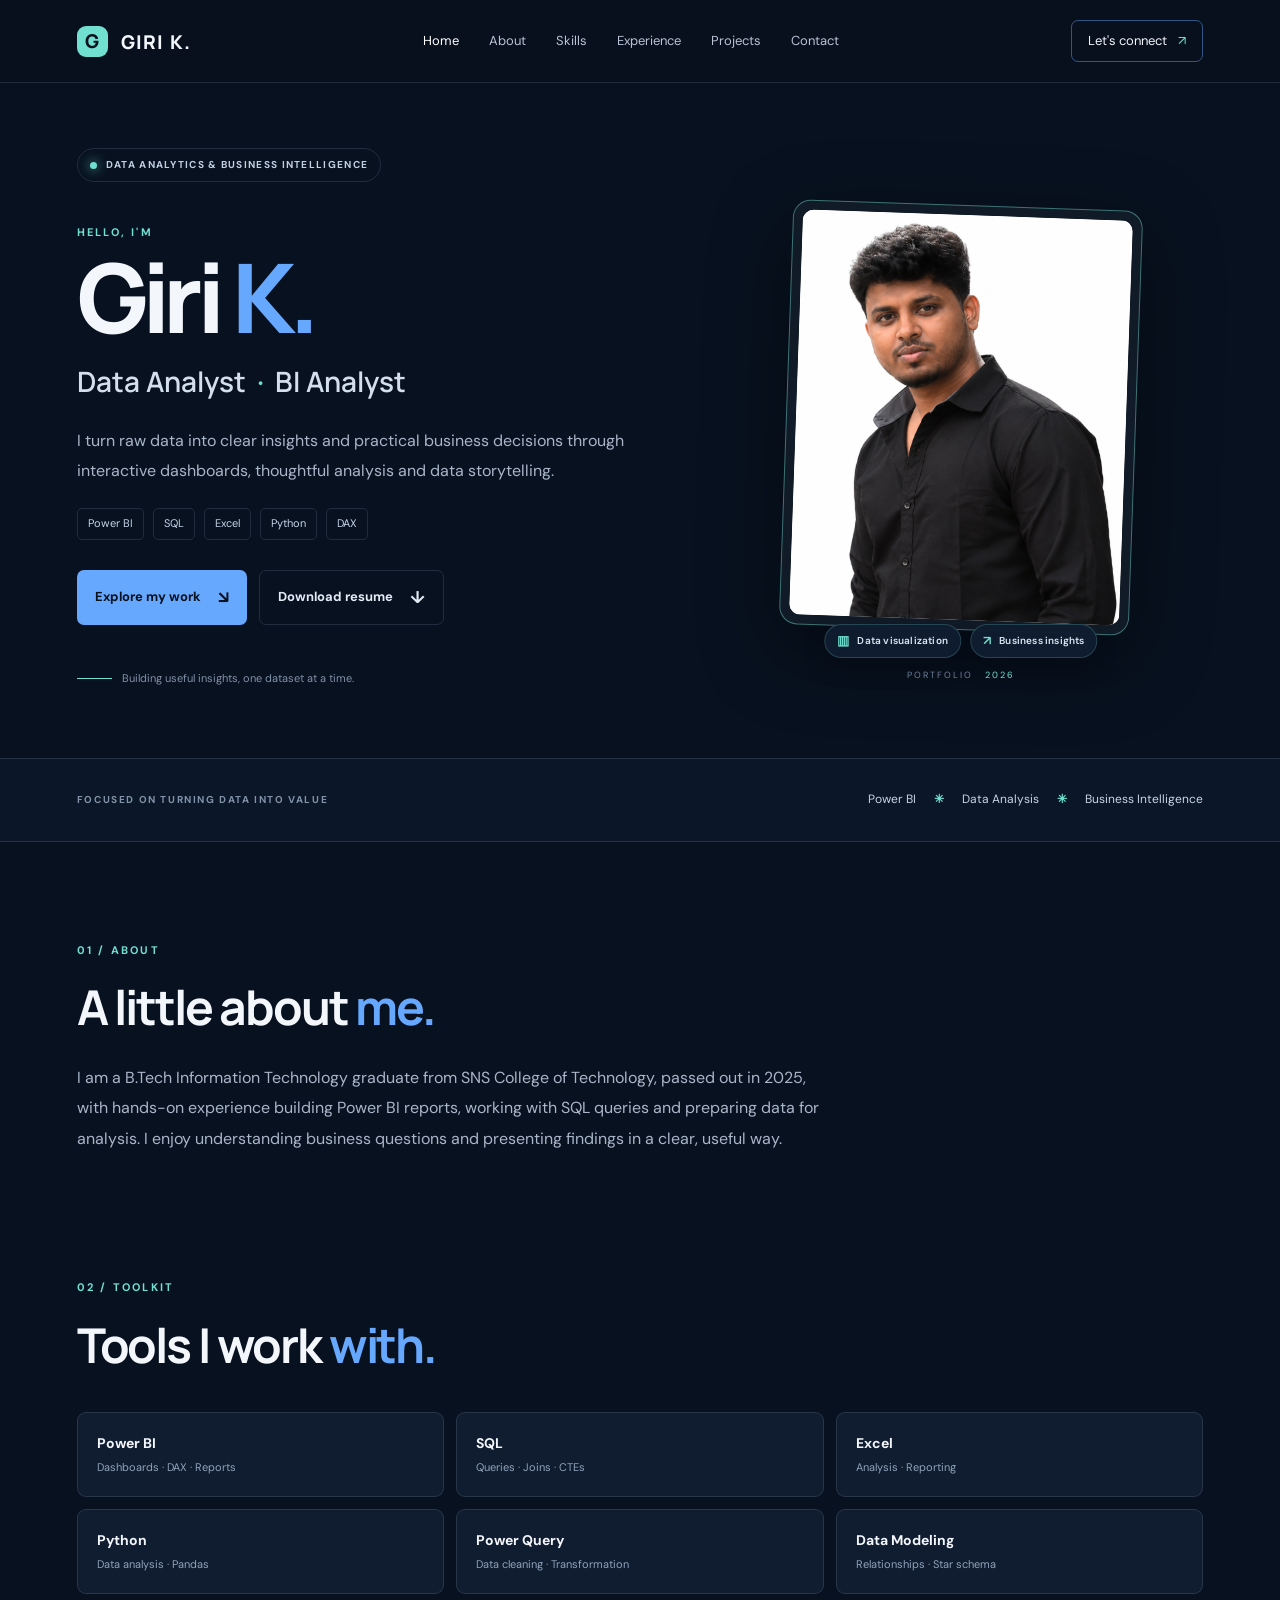
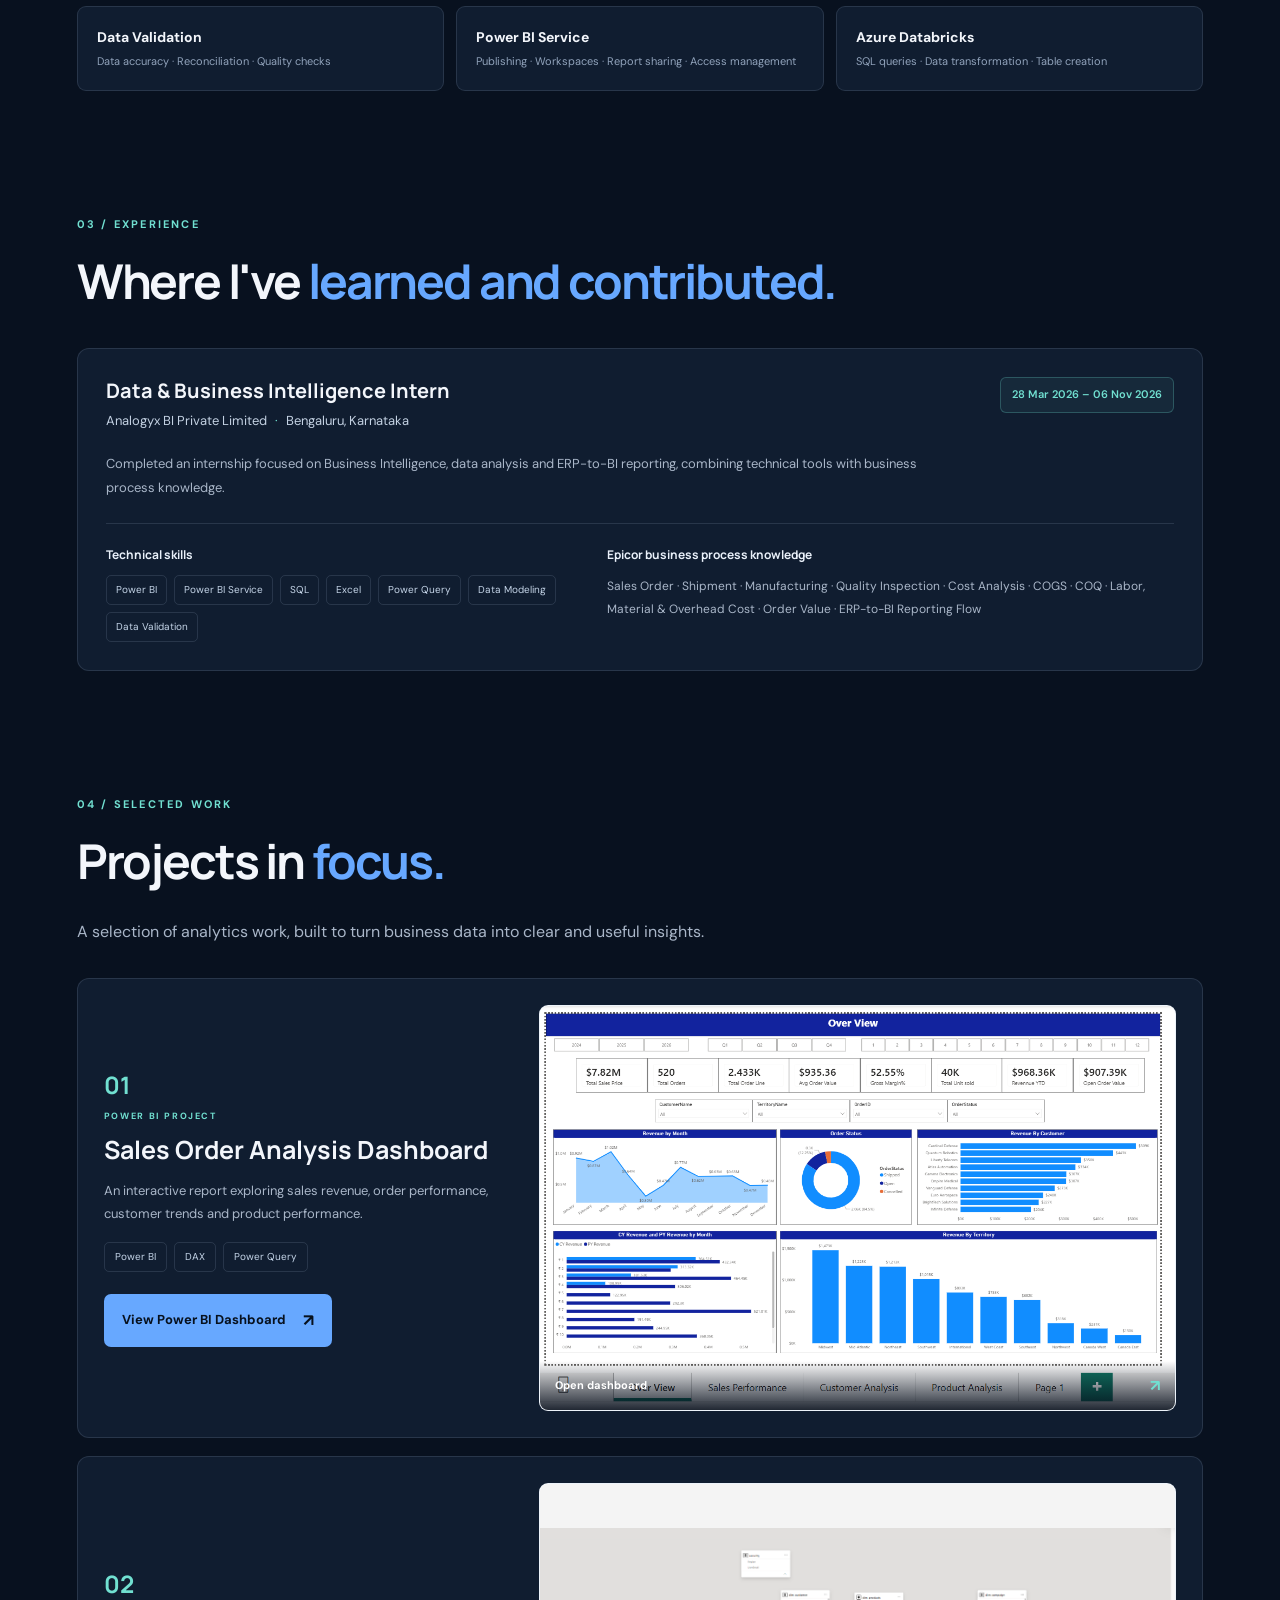
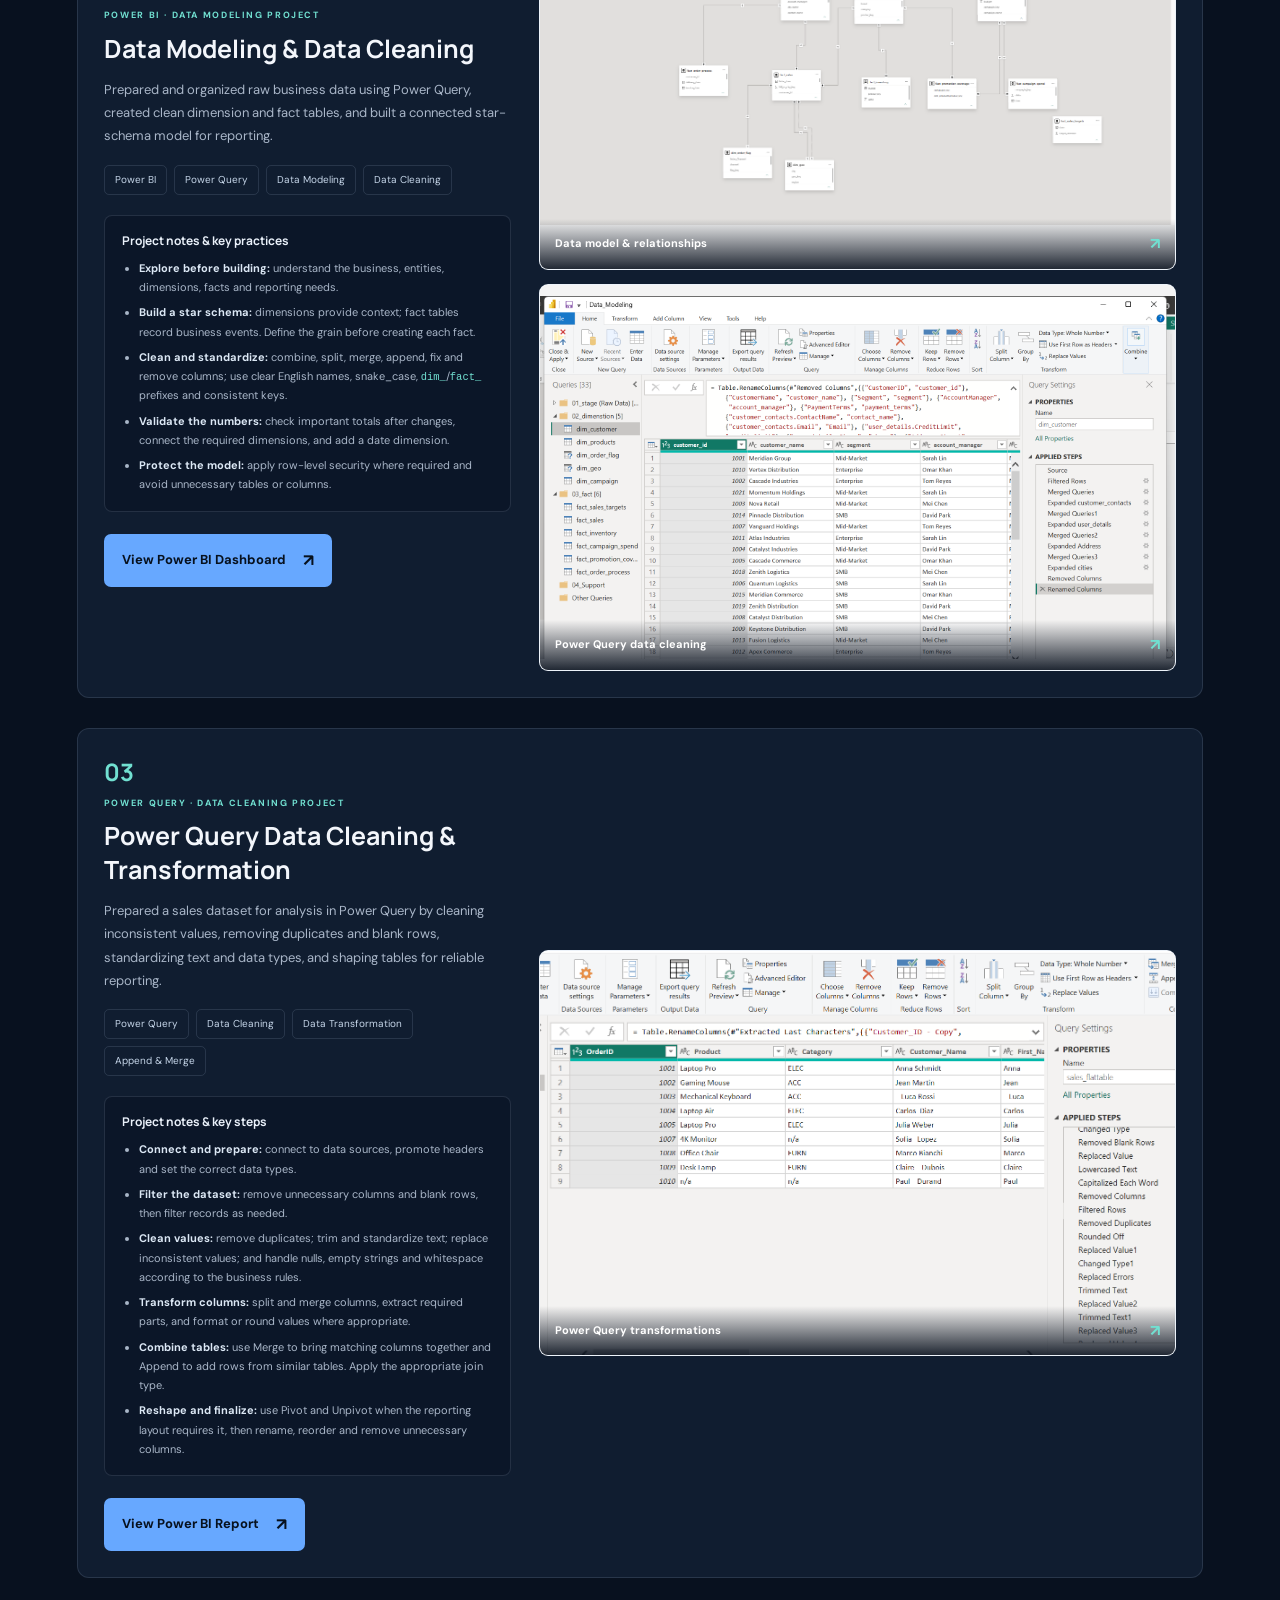
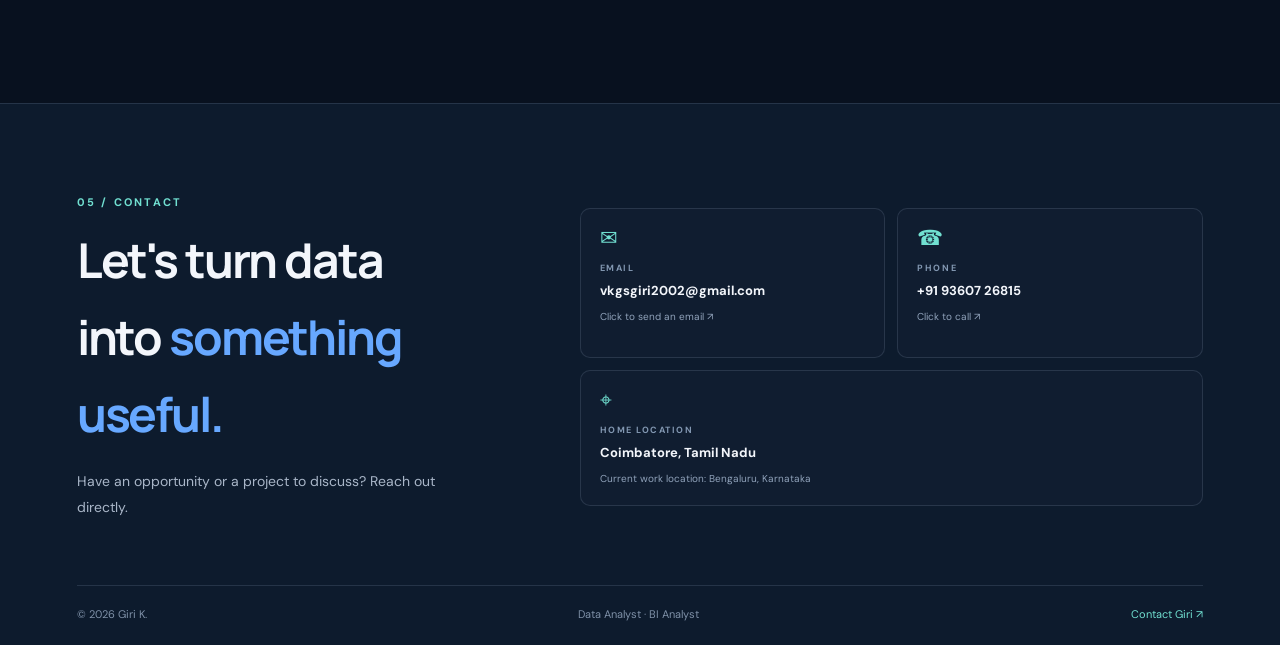
<file: index.html>
<!DOCTYPE html>
<html lang="en">
<head>
  <meta charset="UTF-8">
  <meta name="viewport" content="width=device-width, initial-scale=1.0">
  <meta name="description" content="Giri K. — Data Analyst and BI Analyst portfolio featuring Power BI, SQL, Excel and data analytics projects.">
  <title>Giri K. | Data Analyst & BI Analyst</title>
  <link rel="preconnect" href="https://fonts.googleapis.com">
  <link rel="preconnect" href="https://fonts.gstatic.com" crossorigin>
  <link href="https://fonts.googleapis.com/css2?family=DM+Sans:wght@400;500;600;700&family=Manrope:wght@400;500;600;700;800&display=swap" rel="stylesheet">
  <link rel="stylesheet" href="style.css">
</head>
<body>
  <header class="site-header">
    <nav class="nav container" aria-label="Main navigation">
      <a class="brand" href="#home" aria-label="Giri K home"><span>G</span> GIRI K.</a>
      <div class="nav-links">
        <a class="active" href="#home">Home</a>
        <a href="#about">About</a>
        <a href="#skills">Skills</a>
        <a href="#experience">Experience</a>
        <a href="#projects">Projects</a>
        <a href="#contact">Contact</a>
      </div>
      <a class="nav-cta" href="#contact">Let's connect <span>↗</span></a>
    </nav>
  </header>

  <main>
    <section class="hero container" id="home">
      <div class="hero-copy">
        <div class="availability"><span class="status-dot"></span> DATA ANALYTICS & BUSINESS INTELLIGENCE</div>
        <p class="eyebrow">HELLO, I'M</p>
        <h1>Giri <span>K.</span></h1>
        <h2>Data Analyst <i>·</i> BI Analyst</h2>
        <p class="hero-description">
          I turn raw data into clear insights and practical business decisions
          through interactive dashboards, thoughtful analysis and data storytelling.
        </p>
        <div class="hero-tags" aria-label="Core skills">
          <span>Power BI</span><span>SQL</span><span>Excel</span><span>Python</span><span>DAX</span>
        </div>
        <div class="hero-actions">
          <a class="button button-primary" href="#projects">Explore my work <span>↘</span></a>
          <a class="button button-secondary" href="resume/Giri_K_Data_Analyst_Resume.pdf" download>Download resume <span>↓</span></a>
        </div>
        <div class="hero-footnote">
          <span class="footnote-line"></span>
          <span>Building useful insights, one dataset at a time.</span>
        </div>
      </div>

      <div class="hero-visual">
        <div class="visual-glow"></div>
        <div class="photo-frame">
          <img src="images/giri.png" alt="Portrait of Giri K.">
        </div>
        <div class="visual-highlights" aria-label="Portfolio focus areas">
          <span class="highlight-chip"><span class="highlight-mark">▥</span> Data visualization</span>
          <span class="highlight-chip"><span class="highlight-mark">↗</span> Business insights</span>
        </div>
        <div class="visual-caption">PORTFOLIO <span>2026</span></div>
      </div>
    </section>

    <section class="intro-strip">
      <div class="container strip-inner">
        <p>FOCUSED ON TURNING DATA INTO VALUE</p>
        <div><span>Power BI</span><b>✳</b><span>Data Analysis</span><b>✳</b><span>Business Intelligence</span></div>
      </div>
    </section>

    <section class="content-section container" id="about">
      <p class="section-kicker">01 / ABOUT</p>
      <h2>A little about <span>me.</span></h2>
      <p class="section-lead">I am a B.Tech Information Technology graduate from SNS College of Technology, passed out in 2025, with hands-on experience building Power BI reports, working with SQL queries and preparing data for analysis. I enjoy understanding business questions and presenting findings in a clear, useful way.</p>
    </section>

    <section class="content-section container" id="skills">
      <p class="section-kicker">02 / TOOLKIT</p>
      <h2>Tools I work <span>with.</span></h2>
      <div class="skill-grid">
        <div class="skill-item"><strong>Power BI</strong><small>Dashboards · DAX · Reports</small></div>
        <div class="skill-item"><strong>SQL</strong><small>Queries · Joins · CTEs</small></div>
        <div class="skill-item"><strong>Excel</strong><small>Analysis · Reporting</small></div>
        <div class="skill-item"><strong>Python</strong><small>Data analysis · Pandas</small></div>
        <div class="skill-item"><strong>Power Query</strong><small>Data cleaning · Transformation</small></div>
        <div class="skill-item"><strong>Data Modeling</strong><small>Relationships · Star schema</small></div>
        <div class="skill-item"><strong>Data Validation</strong><small>Data accuracy · Reconciliation · Quality checks</small></div>
        <div class="skill-item"><strong>Power BI Service</strong><small>Publishing · Workspaces · Report sharing · Access management</small></div>
        <div class="skill-item"><strong>Azure Databricks</strong><small>SQL queries · Data transformation · Table creation</small></div>
      </div>
    </section>

    <section class="content-section container" id="experience">
      <p class="section-kicker">03 / EXPERIENCE</p>
      <h2>Where I've <span>learned and contributed.</span></h2>
      <article class="experience-card">
        <div class="experience-topline">
          <div>
            <h3>Data &amp; Business Intelligence Intern</h3>
            <p class="experience-company">Analogyx BI Private Limited <span>·</span> Bengaluru, Karnataka</p>
          </div>
          <span class="experience-period">28 Mar 2026 – 06 Nov 2026</span>
        </div>
        <p class="experience-summary">Completed an internship focused on Business Intelligence, data analysis and ERP-to-BI reporting, combining technical tools with business process knowledge.</p>
        <div class="experience-columns">
          <div>
            <h4>Technical skills</h4>
            <div class="experience-tags">
              <span>Power BI</span><span>Power BI Service</span><span>SQL</span><span>Excel</span><span>Power Query</span><span>Data Modeling</span><span>Data Validation</span>
            </div>
          </div>
          <div>
            <h4>Epicor business process knowledge</h4>
            <p class="experience-processes">Sales Order · Shipment · Manufacturing · Quality Inspection · Cost Analysis · COGS · COQ · Labor, Material &amp; Overhead Cost · Order Value · ERP-to-BI Reporting Flow</p>
          </div>
        </div>
      </article>
    </section>

    <section class="content-section container" id="projects">
      <p class="section-kicker">04 / SELECTED WORK</p>
      <h2>Projects in <span>focus.</span></h2>
      <p class="section-lead">A selection of analytics work, built to turn business data into clear and useful insights.</p>
      <article class="project-feature">
        <div class="project-feature-copy">
          <div class="project-number">01</div>
          <p class="project-type">POWER BI PROJECT</p>
          <h3>Sales Order Analysis Dashboard</h3>
          <p class="project-description">An interactive report exploring sales revenue, order performance, customer trends and product performance.</p>
          <div class="project-tools">
            <span>Power BI</span><span>DAX</span><span>Power Query</span>
          </div>
          <a class="button button-primary project-view-link" href="https://app.powerbi.com/links/7Fq2mDviRM?ctid=79bf2592-3f02-441c-97cf-c85861d8311c&pbi_source=linkShare&bookmarkGuid=4b31fffd-d233-483e-bc45-2722d0c9060a" target="_blank" rel="noopener noreferrer">
            View Power BI Dashboard <span>↗</span>
          </a>
        </div>
        <a class="project-preview" href="https://app.powerbi.com/links/7Fq2mDviRM?ctid=79bf2592-3f02-441c-97cf-c85861d8311c&pbi_source=linkShare&bookmarkGuid=4b31fffd-d233-483e-bc45-2722d0c9060a" target="_blank" rel="noopener noreferrer" aria-label="Open Sales Order Analysis Power BI dashboard">
          <img src="images/sales-order-dashboard.png" alt="Preview of the Sales Order Analysis Power BI dashboard">
          <span class="preview-overlay">Open dashboard <span>↗</span></span>
        </a>
      </article>

      <article class="project-feature project-feature-second">
        <div class="project-feature-copy">
          <div class="project-number">02</div>
          <p class="project-type">POWER BI · DATA MODELING PROJECT</p>
          <h3>Data Modeling &amp; Data Cleaning</h3>
          <p class="project-description">Prepared and organized raw business data using Power Query, created clean dimension and fact tables, and built a connected star-schema model for reporting.</p>
          <div class="project-tools">
            <span>Power BI</span><span>Power Query</span><span>Data Modeling</span><span>Data Cleaning</span>
          </div>
          <div class="project-notes">
            <h4>Project notes &amp; key practices</h4>
            <ul>
              <li><strong>Explore before building:</strong> understand the business, entities, dimensions, facts and reporting needs.</li>
              <li><strong>Build a star schema:</strong> dimensions provide context; fact tables record business events. Define the grain before creating each fact.</li>
              <li><strong>Clean and standardize:</strong> combine, split, merge, append, fix and remove columns; use clear English names, snake_case, <code>dim_</code>/<code>fact_</code> prefixes and consistent keys.</li>
              <li><strong>Validate the numbers:</strong> check important totals after changes, connect the required dimensions, and add a date dimension.</li>
              <li><strong>Protect the model:</strong> apply row-level security where required and avoid unnecessary tables or columns.</li>
            </ul>
          </div>
          <a class="button button-primary project-view-link" href="https://app.powerbi.com/links/5JY7LVm7-6?ctid=79bf2592-3f02-441c-97cf-c85861d8311c&pbi_source=linkShare" target="_blank" rel="noopener noreferrer">
            View Power BI Dashboard <span>↗</span>
          </a>
        </div>
        <div class="project-image-gallery" aria-label="Data modeling and data cleaning project screenshots">
          <a class="project-preview" href="https://app.powerbi.com/links/5JY7LVm7-6?ctid=79bf2592-3f02-441c-97cf-c85861d8311c&pbi_source=linkShare" target="_blank" rel="noopener noreferrer" aria-label="Open the Power BI report from the data model screenshot">
            <img src="images/data-model-relationships.png" alt="Power BI model view showing fact and dimension table relationships">
            <span class="preview-overlay">Data model &amp; relationships <span>↗</span></span>
          </a>
          <a class="project-preview" href="https://app.powerbi.com/links/5JY7LVm7-6?ctid=79bf2592-3f02-441c-97cf-c85861d8311c&pbi_source=linkShare" target="_blank" rel="noopener noreferrer" aria-label="Open the Power BI report from the Power Query screenshot">
            <img src="images/data-cleaning-power-query.png" alt="Power Query Editor showing data cleaning and column transformation steps">
            <span class="preview-overlay">Power Query data cleaning <span>↗</span></span>
          </a>
        </div>
      </article>

      <article class="project-feature project-feature-third">
        <div class="project-feature-copy">
          <div class="project-number">03</div>
          <p class="project-type">POWER QUERY · DATA CLEANING PROJECT</p>
          <h3>Power Query Data Cleaning &amp; Transformation</h3>
          <p class="project-description">Prepared a sales dataset for analysis in Power Query by cleaning inconsistent values, removing duplicates and blank rows, standardizing text and data types, and shaping tables for reliable reporting.</p>
          <div class="project-tools">
            <span>Power Query</span><span>Data Cleaning</span><span>Data Transformation</span><span>Append &amp; Merge</span>
          </div>
          <div class="project-notes">
            <h4>Project notes &amp; key steps</h4>
            <ul>
              <li><strong>Connect and prepare:</strong> connect to data sources, promote headers and set the correct data types.</li>
              <li><strong>Filter the dataset:</strong> remove unnecessary columns and blank rows, then filter records as needed.</li>
              <li><strong>Clean values:</strong> remove duplicates; trim and standardize text; replace inconsistent values; and handle nulls, empty strings and whitespace according to the business rules.</li>
              <li><strong>Transform columns:</strong> split and merge columns, extract required parts, and format or round values where appropriate.</li>
              <li><strong>Combine tables:</strong> use Merge to bring matching columns together and Append to add rows from similar tables. Apply the appropriate join type.</li>
              <li><strong>Reshape and finalize:</strong> use Pivot and Unpivot when the reporting layout requires it, then rename, reorder and remove unnecessary columns.</li>
            </ul>
          </div>
          <a class="button button-primary project-view-link" href="https://app.powerbi.com/links/1gt4IE82AN?ctid=79bf2592-3f02-441c-97cf-c85861d8311c&amp;pbi_source=linkShare" target="_blank" rel="noopener noreferrer">
            View Power BI Report <span>↗</span>
          </a>
        </div>
        <a class="project-preview" href="https://app.powerbi.com/links/1gt4IE82AN?ctid=79bf2592-3f02-441c-97cf-c85861d8311c&amp;pbi_source=linkShare" target="_blank" rel="noopener noreferrer" aria-label="Open the Power Query project report">
          <img src="images/power-query-data-cleaning.png" alt="Power Query Editor showing a sales table and applied data cleaning transformation steps">
          <span class="preview-overlay">Power Query transformations <span>↗</span></span>
        </a>
      </article>
    </section>

    <section class="contact-section" id="contact">
      <div class="container contact-inner">
        <div class="contact-heading">
          <p class="section-kicker">05 / CONTACT</p>
          <h2>Let's turn data<br>into <span>something useful.</span></h2>
          <p class="contact-intro">Have an opportunity or a project to discuss? Reach out directly.</p>
        </div>
        <div class="contact-grid">
          <a class="contact-card" href="mailto:vkgsgiri2002@gmail.com">
            <span class="contact-icon">✉</span>
            <span class="contact-label">EMAIL</span>
            <strong>vkgsgiri2002@gmail.com</strong>
            <small>Click to send an email ↗</small>
          </a>
          <a class="contact-card" href="tel:+919360726815">
            <span class="contact-icon">☎</span>
            <span class="contact-label">PHONE</span>
            <strong>+91 93607 26815</strong>
            <small>Click to call ↗</small>
          </a>
          <div class="contact-card location-card">
            <span class="contact-icon">⌖</span>
            <span class="contact-label">HOME LOCATION</span>
            <strong>Coimbatore, Tamil Nadu</strong>
            <small>Current work location: Bengaluru, Karnataka</small>
          </div>
        </div>
      </div>
      <footer class="container footer">
        <span>© 2026 Giri K.</span>
        <span>Data Analyst · BI Analyst</span>
        <a href="mailto:vkgsgiri2002@gmail.com">Contact Giri ↗</a>
      </footer>
    </section>
  </main>
  <script src="script.js"></script>
</body>
</html>
</file>
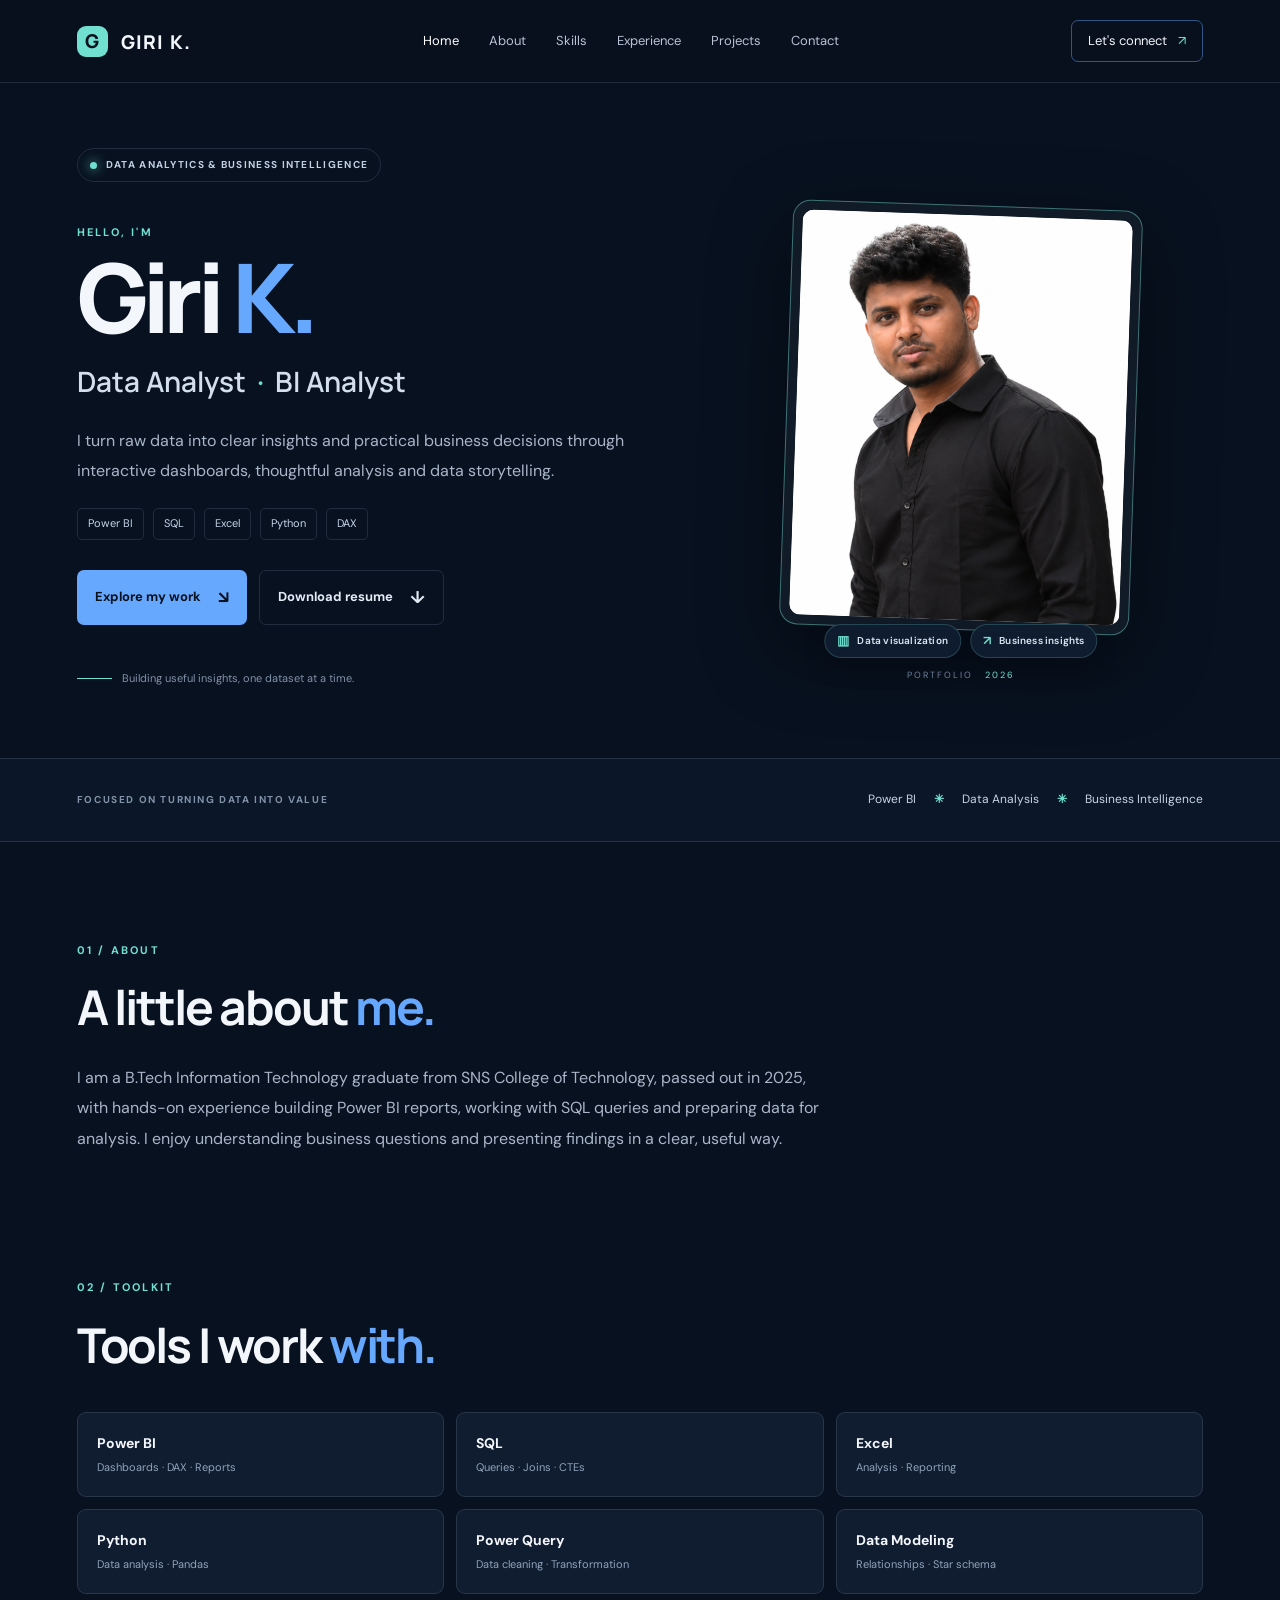
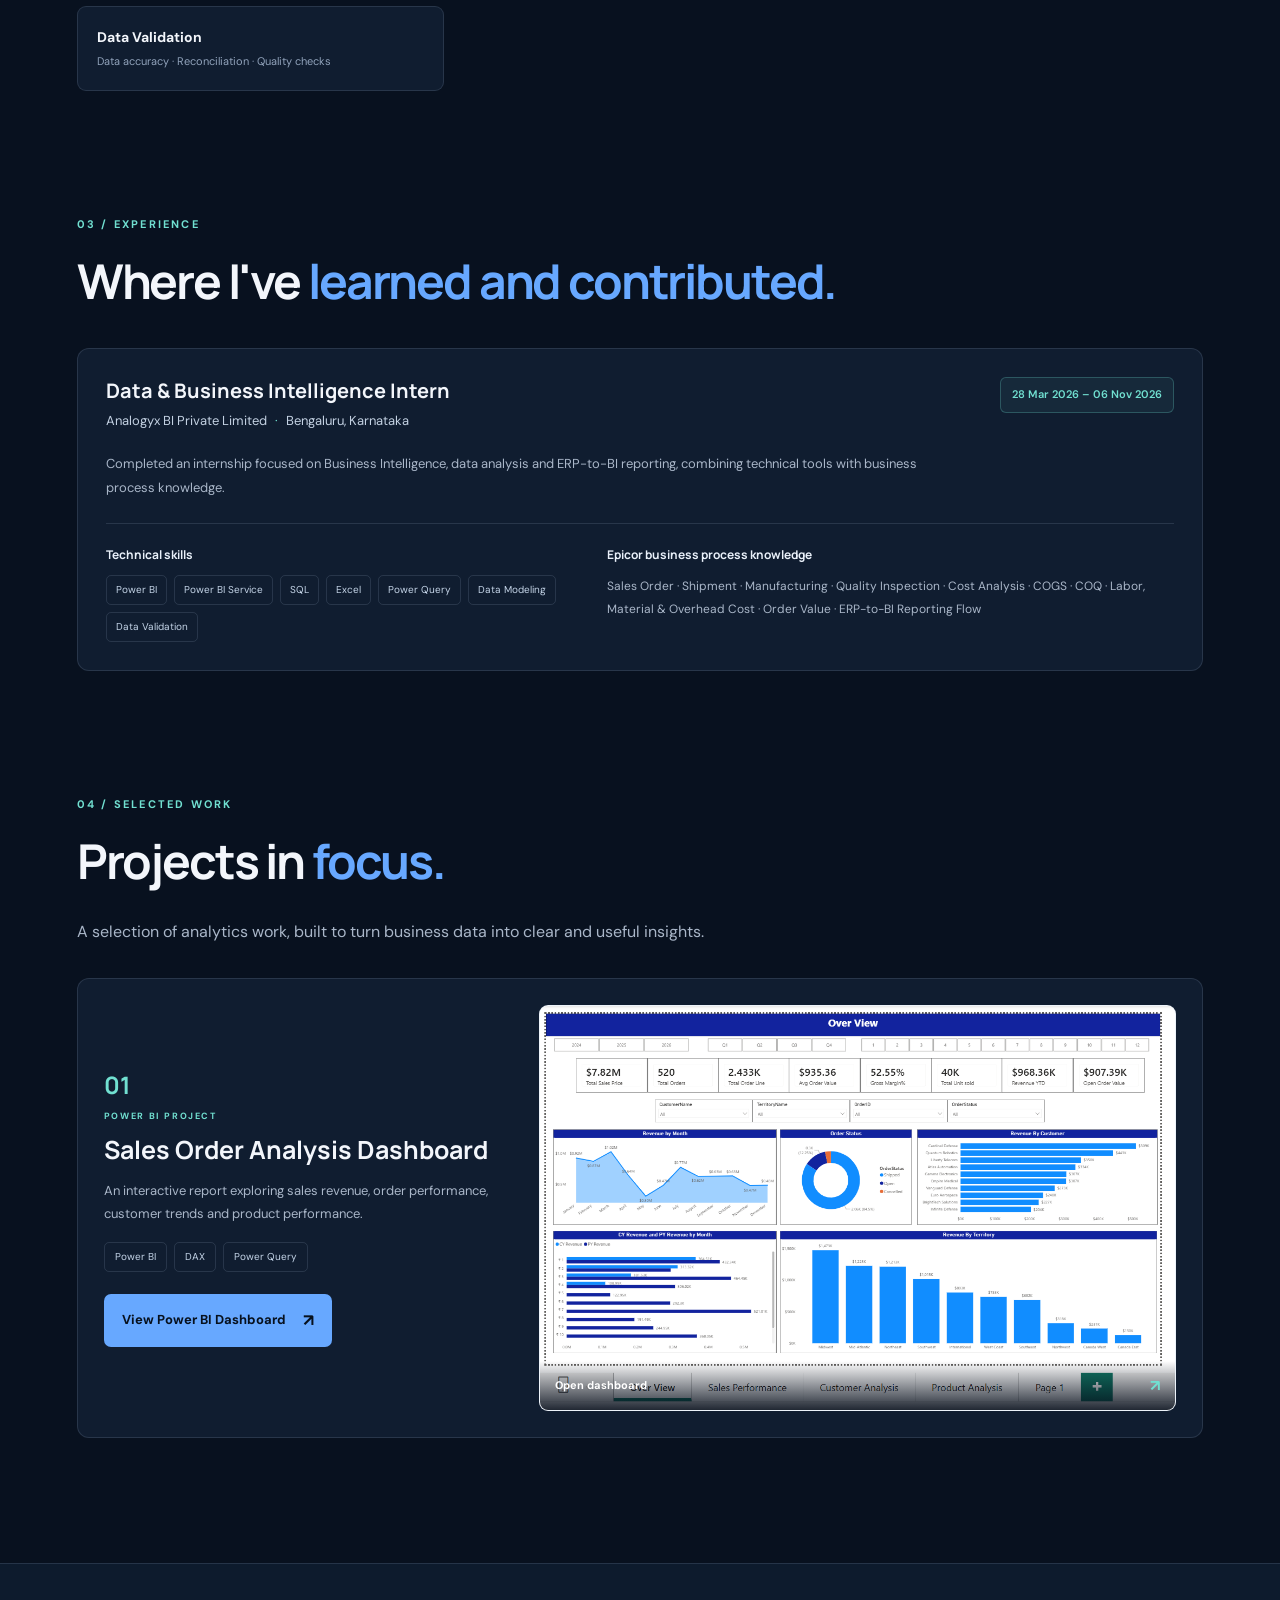
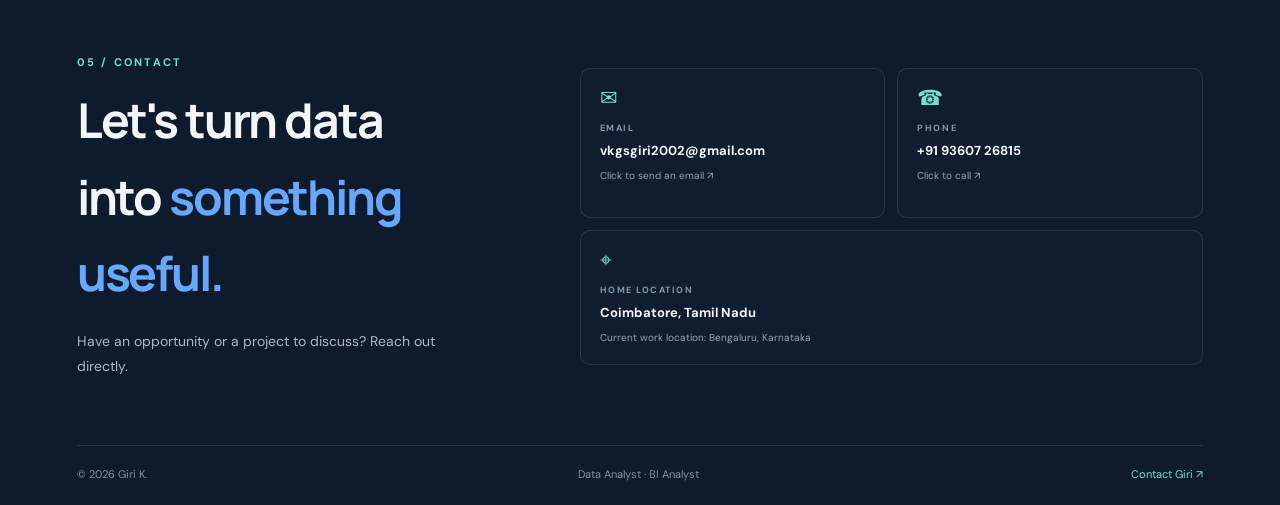
<file: Giri-Data-Analyst-Portfolio/Giri-Data-Analyst-Portfolio/index.html>
<!DOCTYPE html>
<html lang="en">
<head>
  <meta charset="UTF-8">
  <meta name="viewport" content="width=device-width, initial-scale=1.0">
  <meta name="description" content="Giri K. — Data Analyst and BI Analyst portfolio featuring Power BI, SQL, Excel and data analytics projects.">
  <title>Giri K. | Data Analyst & BI Analyst</title>
  <link rel="preconnect" href="https://fonts.googleapis.com">
  <link rel="preconnect" href="https://fonts.gstatic.com" crossorigin>
  <link href="https://fonts.googleapis.com/css2?family=DM+Sans:wght@400;500;600;700&family=Manrope:wght@400;500;600;700;800&display=swap" rel="stylesheet">
  <link rel="stylesheet" href="style.css">
</head>
<body>
  <header class="site-header">
    <nav class="nav container" aria-label="Main navigation">
      <a class="brand" href="#home" aria-label="Giri K home"><span>G</span> GIRI K.</a>
      <div class="nav-links">
        <a class="active" href="#home">Home</a>
        <a href="#about">About</a>
        <a href="#skills">Skills</a>
        <a href="#experience">Experience</a>
        <a href="#projects">Projects</a>
        <a href="#contact">Contact</a>
      </div>
      <a class="nav-cta" href="#contact">Let's connect <span>↗</span></a>
    </nav>
  </header>

  <main>
    <section class="hero container" id="home">
      <div class="hero-copy">
        <div class="availability"><span class="status-dot"></span> DATA ANALYTICS & BUSINESS INTELLIGENCE</div>
        <p class="eyebrow">HELLO, I'M</p>
        <h1>Giri <span>K.</span></h1>
        <h2>Data Analyst <i>·</i> BI Analyst</h2>
        <p class="hero-description">
          I turn raw data into clear insights and practical business decisions
          through interactive dashboards, thoughtful analysis and data storytelling.
        </p>
        <div class="hero-tags" aria-label="Core skills">
          <span>Power BI</span><span>SQL</span><span>Excel</span><span>Python</span><span>DAX</span>
        </div>
        <div class="hero-actions">
          <a class="button button-primary" href="#projects">Explore my work <span>↘</span></a>
          <a class="button button-secondary" href="resume/Giri_K_Data_Analyst_Resume.pdf" download>Download resume <span>↓</span></a>
        </div>
        <div class="hero-footnote">
          <span class="footnote-line"></span>
          <span>Building useful insights, one dataset at a time.</span>
        </div>
      </div>

      <div class="hero-visual">
        <div class="visual-glow"></div>
        <div class="photo-frame">
          <img src="images/giri.png" alt="Portrait of Giri K.">
        </div>
        <div class="visual-highlights" aria-label="Portfolio focus areas">
          <span class="highlight-chip"><span class="highlight-mark">▥</span> Data visualization</span>
          <span class="highlight-chip"><span class="highlight-mark">↗</span> Business insights</span>
        </div>
        <div class="visual-caption">PORTFOLIO <span>2026</span></div>
      </div>
    </section>

    <section class="intro-strip">
      <div class="container strip-inner">
        <p>FOCUSED ON TURNING DATA INTO VALUE</p>
        <div><span>Power BI</span><b>✳</b><span>Data Analysis</span><b>✳</b><span>Business Intelligence</span></div>
      </div>
    </section>

    <section class="content-section container" id="about">
      <p class="section-kicker">01 / ABOUT</p>
      <h2>A little about <span>me.</span></h2>
      <p class="section-lead">I am a B.Tech Information Technology graduate from SNS College of Technology, passed out in 2025, with hands-on experience building Power BI reports, working with SQL queries and preparing data for analysis. I enjoy understanding business questions and presenting findings in a clear, useful way.</p>
    </section>

    <section class="content-section container" id="skills">
      <p class="section-kicker">02 / TOOLKIT</p>
      <h2>Tools I work <span>with.</span></h2>
      <div class="skill-grid">
        <div class="skill-item"><strong>Power BI</strong><small>Dashboards · DAX · Reports</small></div>
        <div class="skill-item"><strong>SQL</strong><small>Queries · Joins · CTEs</small></div>
        <div class="skill-item"><strong>Excel</strong><small>Analysis · Reporting</small></div>
        <div class="skill-item"><strong>Python</strong><small>Data analysis · Pandas</small></div>
        <div class="skill-item"><strong>Power Query</strong><small>Data cleaning · Transformation</small></div>
        <div class="skill-item"><strong>Data Modeling</strong><small>Relationships · Star schema</small></div>
        <div class="skill-item"><strong>Data Validation</strong><small>Data accuracy · Reconciliation · Quality checks</small></div>
      </div>
    </section>

    <section class="content-section container" id="experience">
      <p class="section-kicker">03 / EXPERIENCE</p>
      <h2>Where I've <span>learned and contributed.</span></h2>
      <article class="experience-card">
        <div class="experience-topline">
          <div>
            <h3>Data &amp; Business Intelligence Intern</h3>
            <p class="experience-company">Analogyx BI Private Limited <span>·</span> Bengaluru, Karnataka</p>
          </div>
          <span class="experience-period">28 Mar 2026 – 06 Nov 2026</span>
        </div>
        <p class="experience-summary">Completed an internship focused on Business Intelligence, data analysis and ERP-to-BI reporting, combining technical tools with business process knowledge.</p>
        <div class="experience-columns">
          <div>
            <h4>Technical skills</h4>
            <div class="experience-tags">
              <span>Power BI</span><span>Power BI Service</span><span>SQL</span><span>Excel</span><span>Power Query</span><span>Data Modeling</span><span>Data Validation</span>
            </div>
          </div>
          <div>
            <h4>Epicor business process knowledge</h4>
            <p class="experience-processes">Sales Order · Shipment · Manufacturing · Quality Inspection · Cost Analysis · COGS · COQ · Labor, Material &amp; Overhead Cost · Order Value · ERP-to-BI Reporting Flow</p>
          </div>
        </div>
      </article>
    </section>

    <section class="content-section container" id="projects">
      <p class="section-kicker">04 / SELECTED WORK</p>
      <h2>Projects in <span>focus.</span></h2>
      <p class="section-lead">A selection of analytics work, built to turn business data into clear and useful insights.</p>
      <article class="project-feature">
        <div class="project-feature-copy">
          <div class="project-number">01</div>
          <p class="project-type">POWER BI PROJECT</p>
          <h3>Sales Order Analysis Dashboard</h3>
          <p class="project-description">An interactive report exploring sales revenue, order performance, customer trends and product performance.</p>
          <div class="project-tools">
            <span>Power BI</span><span>DAX</span><span>Power Query</span>
          </div>
          <a class="button button-primary project-view-link" href="https://app.powerbi.com/links/7Fq2mDviRM?ctid=79bf2592-3f02-441c-97cf-c85861d8311c&pbi_source=linkShare&bookmarkGuid=4b31fffd-d233-483e-bc45-2722d0c9060a" target="_blank" rel="noopener noreferrer">
            View Power BI Dashboard <span>↗</span>
          </a>
        </div>
        <a class="project-preview" href="https://app.powerbi.com/links/7Fq2mDviRM?ctid=79bf2592-3f02-441c-97cf-c85861d8311c&pbi_source=linkShare&bookmarkGuid=4b31fffd-d233-483e-bc45-2722d0c9060a" target="_blank" rel="noopener noreferrer" aria-label="Open Sales Order Analysis Power BI dashboard">
          <img src="images/sales-order-dashboard.png" alt="Preview of the Sales Order Analysis Power BI dashboard">
          <span class="preview-overlay">Open dashboard <span>↗</span></span>
        </a>
      </article>
    </section>

    <section class="contact-section" id="contact">
      <div class="container contact-inner">
        <div class="contact-heading">
          <p class="section-kicker">05 / CONTACT</p>
          <h2>Let's turn data<br>into <span>something useful.</span></h2>
          <p class="contact-intro">Have an opportunity or a project to discuss? Reach out directly.</p>
        </div>
        <div class="contact-grid">
          <a class="contact-card" href="mailto:vkgsgiri2002@gmail.com">
            <span class="contact-icon">✉</span>
            <span class="contact-label">EMAIL</span>
            <strong>vkgsgiri2002@gmail.com</strong>
            <small>Click to send an email ↗</small>
          </a>
          <a class="contact-card" href="tel:+919360726815">
            <span class="contact-icon">☎</span>
            <span class="contact-label">PHONE</span>
            <strong>+91 93607 26815</strong>
            <small>Click to call ↗</small>
          </a>
          <div class="contact-card location-card">
            <span class="contact-icon">⌖</span>
            <span class="contact-label">HOME LOCATION</span>
            <strong>Coimbatore, Tamil Nadu</strong>
            <small>Current work location: Bengaluru, Karnataka</small>
          </div>
        </div>
      </div>
      <footer class="container footer">
        <span>© 2026 Giri K.</span>
        <span>Data Analyst · BI Analyst</span>
        <a href="mailto:vkgsgiri2002@gmail.com">Contact Giri ↗</a>
      </footer>
    </section>
  </main>
  <script src="script.js"></script>
</body>
</html>
</file>
<file: style.css>
* { margin: 0; padding: 0; box-sizing: border-box; }
:root {
  --bg: #08111f; --panel: #101d30; --text: #f3f6fb; --muted: #a9b6c8;
  --blue: #67a8ff; --cyan: #71e0d1; --line: rgba(181,202,231,.14);
}
html { scroll-behavior: smooth; }
body { font-family: "DM Sans", sans-serif; background: var(--bg); color: var(--text); line-height: 1.6; }
a { color: inherit; text-decoration: none; }
.container { width: min(1160px, 88%); margin: 0 auto; }
.site-header { border-bottom: 1px solid var(--line); background: rgba(8,17,31,.92); position: relative; z-index: 5; }
.nav { min-height: 82px; display: flex; align-items: center; justify-content: space-between; gap: 24px; }
.brand { font: 800 19px "Manrope", sans-serif; letter-spacing: .06em; white-space: nowrap; }
.brand span { display: inline-grid; place-items: center; width: 31px; height: 31px; margin-right: 8px; border-radius: 9px; color: #07111e; background: var(--cyan); }
.nav-links { display: flex; gap: 30px; align-items: center; }
.nav-links a { color: #b8c4d4; font-size: 13px; transition: color .2s; }
.nav-links a:hover, .nav-links .active { color: white; }
.nav-cta { border: 1px solid rgba(103,168,255,.45); padding: 10px 16px; border-radius: 7px; font-size: 13px; }
.nav-cta span { color: var(--cyan); margin-left: 8px; }
.hero { min-height: 650px; display: grid; grid-template-columns: 1.1fr .9fr; align-items: center; gap: 50px; padding-top: 65px; padding-bottom: 70px; }
.availability { display: inline-flex; align-items: center; gap: 9px; border: 1px solid var(--line); color: #c1d0e2; padding: 8px 12px; border-radius: 30px; font-size: 10px; letter-spacing: .13em; font-weight: 700; }
.status-dot { width: 7px; height: 7px; border-radius: 50%; background: var(--cyan); box-shadow: 0 0 12px var(--cyan); }
.eyebrow, .section-kicker { color: var(--cyan); font-size: 11px; font-weight: 700; letter-spacing: .2em; }
.eyebrow { margin-top: 42px; margin-bottom: 4px; }
h1, h2, h3 { font-family: "Manrope", sans-serif; }
.hero h1 { font-size: clamp(58px, 8vw, 96px); line-height: 1.06; letter-spacing: -.065em; font-weight: 800; }
.hero h1 span, .content-section h2 span, .contact-inner h2 span { color: var(--blue); }
.hero-copy > h2 { color: #d4dfed; font-size: clamp(20px, 2.6vw, 28px); font-weight: 600; margin-top: 12px; }
.hero-copy > h2 i { color: var(--cyan); font-style: normal; padding: 0 5px; }
.hero-description { max-width: 550px; color: var(--muted); font-size: 16px; margin-top: 22px; line-height: 1.85; }
.hero-tags { display: flex; flex-wrap: wrap; gap: 9px; margin-top: 23px; }
.hero-tags span, .project-tools span { color: #c5d5e8; border: 1px solid var(--line); border-radius: 5px; padding: 6px 10px; font-size: 11px; }
.hero-actions { display: flex; flex-wrap: wrap; gap: 12px; margin-top: 30px; }
.button { display: inline-flex; align-items: center; gap: 17px; padding: 13px 18px; border-radius: 7px; font-size: 13px; font-weight: 700; transition: transform .2s, background .2s; }
.button:hover { transform: translateY(-2px); }
.button-primary { background: var(--blue); color: #07111e; }
.button-primary:hover { background: #8bbcff; }
.button-secondary { border: 1px solid var(--line); color: #e3ebf5; }
.button span { font-size: 17px; }
.hero-footnote { display: flex; align-items: center; gap: 10px; color: #8192a9; font-size: 11px; margin-top: 45px; }
.footnote-line { width: 35px; height: 1px; background: var(--cyan); }
.hero-visual { min-height: 480px; position: relative; display: grid; place-items: center; }
.visual-glow { position: absolute; width: 360px; height: 360px; border-radius: 50%; background: radial-gradient(circle, rgba(54,125,210,.25), rgba(54,125,210,0) 70%); }
.photo-frame { position: relative; width: min(350px, 75%); height: 425px; border: 1px solid rgba(113,224,209,.45); border-radius: 18px; padding: 9px; background: rgba(255,255,255,.04); box-shadow: 0 25px 80px rgba(0,0,0,.38); transform: rotate(2deg); }
.photo-frame img { width: 100%; height: 100%; object-fit: cover; object-position: center top; border-radius: 11px; display: block; background: white; }
.floating-card { position: absolute; display: flex; align-items: center; gap: 11px; padding: 13px 15px; border: 1px solid rgba(174,201,233,.2); border-radius: 10px; background: #122239; box-shadow: 0 15px 40px rgba(0,0,0,.3); }
.floating-card strong, .floating-card small { display: block; }
.floating-card strong { font-size: 11px; }
.floating-card small { color: #91a3bb; font-size: 9px; margin-top: 2px; }
.card-top { top: 66px; left: -2px; }
.card-bottom { right: -5px; bottom: 65px; }
.mini-icon { color: var(--cyan); font-size: 24px; }
.mini-bars { height: 28px; display: flex; align-items: end; gap: 3px; }
.mini-bars i { width: 5px; border-radius: 2px; background: var(--cyan); }
.mini-bars i:nth-child(1) { height: 12px; }.mini-bars i:nth-child(2) { height: 20px; }.mini-bars i:nth-child(3) { height: 16px; }.mini-bars i:nth-child(4) { height: 27px; }
.visual-caption { position: absolute; bottom: 8px; color: #71839b; font-size: 9px; letter-spacing: .22em; }
.visual-caption span { color: var(--cyan); margin-left: 8px; }
.intro-strip { border-top: 1px solid var(--line); border-bottom: 1px solid var(--line); background: #0b1728; }
.strip-inner { min-height: 82px; display: flex; justify-content: space-between; align-items: center; gap: 20px; }
.strip-inner p { color: #8192a9; font-size: 10px; letter-spacing: .16em; font-weight: 700; }
.strip-inner div { display: flex; align-items: center; gap: 18px; color: #c8d5e5; font-size: 12px; }
.strip-inner b { color: var(--cyan); font-size: 12px; }
.content-section { padding-top: 100px; padding-bottom: 25px; }
.content-section h2, .contact-inner h2 { font-size: clamp(32px, 4vw, 48px); letter-spacing: -.045em; margin-top: 10px; }
.section-lead { color: var(--muted); max-width: 760px; margin-top: 17px; line-height: 1.9; }
.skill-grid { display: grid; grid-template-columns: repeat(3, 1fr); gap: 12px; margin-top: 28px; }
.skill-item { background: var(--panel); border: 1px solid var(--line); border-radius: 9px; padding: 19px; }
.skill-item strong, .skill-item small { display: block; }
.skill-item strong { font-size: 14px; }.skill-item small { color: #91a3bb; font-size: 11px; margin-top: 5px; }
.project-placeholder { display: grid; grid-template-columns: 55px 1fr 30px; align-items: center; gap: 18px; margin-top: 28px; padding: 24px; background: var(--panel); border: 1px solid var(--line); border-radius: 11px; }
.project-number { color: var(--cyan); font: 700 22px "Manrope"; }
.project-placeholder h3 { font-size: 18px; }.project-placeholder p { color: var(--muted); font-size: 13px; margin-top: 7px; }
.project-tools { display: flex; flex-wrap: wrap; gap: 7px; margin-top: 14px; }.project-tools span { font-size: 10px; }
.project-arrow { color: var(--cyan); font-size: 24px; }
.contact-section { margin-top: 100px; background: #0d1b2d; border-top: 1px solid var(--line); }
.contact-inner { min-height: 260px; display: flex; justify-content: space-between; align-items: center; gap: 25px; }
.footer { display: flex; justify-content: space-between; border-top: 1px solid var(--line); padding-top: 20px; padding-bottom: 22px; color: #7f91a8; font-size: 11px; }
@media (max-width: 800px) {
  .nav { flex-wrap: wrap; padding-top: 17px; padding-bottom: 17px; }
  .nav-links { order: 3; width: 100%; justify-content: space-between; gap: 12px; }
  .nav-links a { font-size: 12px; }
  .hero { grid-template-columns: 1fr; padding-top: 48px; gap: 15px; }
  .hero-visual { min-height: 450px; }
  .card-top { left: 3%; }.card-bottom { right: 2%; }
  .strip-inner { align-items: flex-start; flex-direction: column; justify-content: center; padding-top: 18px; padding-bottom: 18px; }
  .strip-inner div { flex-wrap: wrap; gap: 10px; }
  .skill-grid { grid-template-columns: repeat(2, 1fr); }
  .contact-inner { align-items: flex-start; flex-direction: column; justify-content: center; padding-top: 55px; padding-bottom: 55px; }
}
@media (max-width: 480px) {
  .container { width: 90%; }
  .nav-cta { display: none; }
  .hero h1 { font-size: 58px; }
  .hero-visual { min-height: 390px; }
  .photo-frame { height: 350px; width: 72%; }
  .floating-card { padding: 10px; }
  .card-top { top: 30px; }.card-bottom { bottom: 35px; }
  .skill-grid { grid-template-columns: 1fr; }
  .project-placeholder { grid-template-columns: 35px 1fr; padding: 17px; }
  .project-arrow { display: none; }
  .footer { gap: 10px; flex-direction: column; }
}

.project-view-link { margin-top: 18px; }
.access-note { color: #91a3bb; font-size: 10px; margin-top: 9px; }
.project-arrow { text-decoration: none; }

/* Cleaner profile highlights: small, balanced chips below the portrait */
.floating-card, .card-top, .card-bottom, .mini-icon, .mini-bars { display: none; }
.visual-highlights {
  position: absolute;
  left: 50%;
  bottom: 0;
  transform: translateX(-50%);
  display: flex;
  justify-content: center;
  flex-wrap: wrap;
  gap: 9px;
  width: max-content;
  max-width: 100%;
}
.highlight-chip {
  display: inline-flex;
  align-items: center;
  gap: 8px;
  padding: 8px 12px;
  border: 1px solid rgba(113,224,209,.22);
  border-radius: 999px;
  background: rgba(16,29,48,.96);
  color: #dce8f5;
  font-size: 10px;
  font-weight: 600;
  letter-spacing: .02em;
  box-shadow: 0 8px 24px rgba(0,0,0,.18);
  white-space: nowrap;
}
.highlight-mark { color: var(--cyan); font-size: 13px; line-height: 1; }
.visual-caption { bottom: -25px; }
@media (max-width: 800px) {
  .hero-visual { padding-bottom: 38px; }
  .visual-highlights { bottom: 2px; }
  .visual-caption { bottom: -25px; }
}
@media (max-width: 480px) {
  .visual-highlights { gap: 6px; }
  .highlight-chip { font-size: 9px; padding: 7px 9px; }
}


/* Contact details: prominent, directly actionable contact options */
.contact-section { padding-top: 18px; }
.contact-inner {
  min-height: auto;
  display: grid;
  grid-template-columns: .85fr 1.15fr;
  align-items: center;
  gap: 42px;
  padding-top: 72px;
  padding-bottom: 65px;
}
.contact-intro { color: var(--muted); font-size: 14px; line-height: 1.8; margin-top: 17px; max-width: 360px; }
.contact-grid { display: grid; grid-template-columns: 1fr 1fr; gap: 12px; }
.contact-card {
  display: flex;
  flex-direction: column;
  align-items: flex-start;
  min-width: 0;
  min-height: 150px;
  padding: 19px;
  background: var(--panel);
  border: 1px solid var(--line);
  border-radius: 10px;
  transition: border-color .2s, transform .2s, background .2s;
}
.contact-card:hover { border-color: rgba(113,224,209,.55); transform: translateY(-3px); background: #14243a; }
.contact-icon { color: var(--cyan); font-size: 21px; line-height: 1; margin-bottom: 12px; }
.contact-label { color: #8297b1; font-size: 9px; font-weight: 700; letter-spacing: .17em; }
.contact-card strong { color: var(--text); font-size: 13px; overflow-wrap: anywhere; margin-top: 5px; }
.contact-card small { color: #91a3bb; font-size: 10px; margin-top: 7px; line-height: 1.5; }
.location-card { grid-column: 1 / -1; min-height: 125px; }
.footer a { color: var(--cyan); }
@media (max-width: 800px) {
  .contact-inner { grid-template-columns: 1fr; gap: 28px; }
}
@media (max-width: 480px) {
  .contact-grid { grid-template-columns: 1fr; }
  .location-card { grid-column: auto; }
  .contact-card { min-height: 130px; }
}

/* Internship experience section */
.experience-card { margin-top:28px; padding:28px; background:var(--panel); border:1px solid var(--line); border-radius:12px; }
.experience-topline { display:flex; align-items:flex-start; justify-content:space-between; gap:20px; }
.experience-topline h3 { font-size:20px; line-height:1.35; }
.experience-company { color:#c3d1e2; font-size:13px; margin-top:7px; }
.experience-company span { color:var(--cyan); padding:0 5px; }
.experience-period { flex:0 0 auto; color:var(--cyan); border:1px solid rgba(113,224,209,.25); background:rgba(113,224,209,.06); border-radius:6px; padding:8px 11px; font-size:11px; font-weight:600; }
.experience-summary { color:var(--muted); font-size:13px; line-height:1.85; max-width:850px; margin-top:20px; }
.experience-columns { display:grid; grid-template-columns:1fr 1.2fr; gap:28px; border-top:1px solid var(--line); margin-top:23px; padding-top:22px; }
.experience-columns h4 { color:#eaf1fa; font:700 12px "Manrope",sans-serif; margin-bottom:12px; }
.experience-tags { display:flex; flex-wrap:wrap; gap:7px; }
.experience-tags span { color:#c5d5e8; border:1px solid var(--line); border-radius:5px; padding:6px 9px; font-size:10px; }
.experience-processes { color:var(--muted); font-size:12px; line-height:1.9; }
@media(max-width:700px) { .experience-card{padding:20px;} .experience-topline{flex-direction:column;} .experience-period{white-space:normal;} .experience-columns{grid-template-columns:1fr;gap:20px;} }

/* Featured Power BI project with dashboard preview on the right */
.project-feature {
  display: grid;
  grid-template-columns: minmax(280px, .78fr) minmax(0, 1.22fr);
  align-items: stretch;
  gap: 28px;
  margin-top: 30px;
  padding: 26px;
  background: var(--panel);
  border: 1px solid var(--line);
  border-radius: 12px;
}
.project-feature-copy { display: flex; flex-direction: column; align-items: flex-start; justify-content: center; min-width: 0; }
.project-feature-copy .project-number { font-size: 24px; margin-bottom: 8px; }
.project-type { color: var(--cyan); font-size: 9px; font-weight: 700; letter-spacing: .18em; margin-bottom: 9px; }
.project-feature-copy h3 { font-size: clamp(19px, 2vw, 25px); line-height: 1.35; }
.project-description { color: var(--muted); font-size: 13px; line-height: 1.8; margin-top: 12px; }
.project-feature .project-tools { margin-top: 17px; }
.project-view-link { margin-top: 22px; }
.project-preview {
  position: relative;
  display: block;
  min-width: 0;
  overflow: hidden;
  align-self: center;
  border: 1px solid rgba(174,201,233,.22);
  border-radius: 9px;
  background: #fff;
}
.project-preview img {
  display: block;
  width: 100%;
  aspect-ratio: 1.57 / 1;
  object-fit: cover;
  object-position: center;
  transition: transform .35s ease;
}
.project-preview:hover img { transform: scale(1.035); }
.preview-overlay {
  position: absolute;
  inset: auto 0 0 0;
  display: flex;
  justify-content: space-between;
  align-items: center;
  padding: 12px 15px;
  color: #fff;
  font-size: 11px;
  font-weight: 700;
  background: linear-gradient(transparent, rgba(4,12,25,.88));
}
.preview-overlay span { color: var(--cyan); font-size: 16px; }
@media (max-width: 800px) {
  .project-feature { grid-template-columns: 1fr; }
  .project-preview { grid-row: 1; }
}
@media (max-width: 480px) {
  .project-feature { padding: 17px; gap: 22px; }
}

/* Second project: paired screenshots and concise project notes */
.project-feature-second { margin-top: 18px; }
.project-notes {
  width: 100%;
  margin-top: 20px;
  padding: 16px 17px;
  border: 1px solid var(--line);
  border-radius: 8px;
  background: rgba(7, 17, 31, .45);
}
.project-notes h4 {
  margin: 0 0 10px;
  color: #eaf1fa;
  font: 700 12px "Manrope", sans-serif;
}
.project-notes ul {
  margin: 0;
  padding-left: 17px;
  color: var(--muted);
  font-size: 11px;
  line-height: 1.75;
}
.project-notes li + li { margin-top: 6px; }
.project-notes strong { color: #dce8f5; }
.project-notes code {
  color: var(--cyan);
  font-size: .95em;
}
.project-image-gallery {
  display: flex;
  flex-direction: column;
  justify-content: center;
  gap: 14px;
  min-width: 0;
}
.project-image-gallery .project-preview img {
  aspect-ratio: 1.65 / 1;
  object-fit: contain;
  background: #f4f4f4;
}
@media (max-width: 800px) {
  .project-image-gallery { grid-row: auto; }
  .project-notes { padding: 14px; }
}
</file>
<file: Giri-Data-Analyst-Portfolio/Giri-Data-Analyst-Portfolio/style.css>
* { margin: 0; padding: 0; box-sizing: border-box; }
:root {
  --bg: #08111f; --panel: #101d30; --text: #f3f6fb; --muted: #a9b6c8;
  --blue: #67a8ff; --cyan: #71e0d1; --line: rgba(181,202,231,.14);
}
html { scroll-behavior: smooth; }
body { font-family: "DM Sans", sans-serif; background: var(--bg); color: var(--text); line-height: 1.6; }
a { color: inherit; text-decoration: none; }
.container { width: min(1160px, 88%); margin: 0 auto; }
.site-header { border-bottom: 1px solid var(--line); background: rgba(8,17,31,.92); position: relative; z-index: 5; }
.nav { min-height: 82px; display: flex; align-items: center; justify-content: space-between; gap: 24px; }
.brand { font: 800 19px "Manrope", sans-serif; letter-spacing: .06em; white-space: nowrap; }
.brand span { display: inline-grid; place-items: center; width: 31px; height: 31px; margin-right: 8px; border-radius: 9px; color: #07111e; background: var(--cyan); }
.nav-links { display: flex; gap: 30px; align-items: center; }
.nav-links a { color: #b8c4d4; font-size: 13px; transition: color .2s; }
.nav-links a:hover, .nav-links .active { color: white; }
.nav-cta { border: 1px solid rgba(103,168,255,.45); padding: 10px 16px; border-radius: 7px; font-size: 13px; }
.nav-cta span { color: var(--cyan); margin-left: 8px; }
.hero { min-height: 650px; display: grid; grid-template-columns: 1.1fr .9fr; align-items: center; gap: 50px; padding-top: 65px; padding-bottom: 70px; }
.availability { display: inline-flex; align-items: center; gap: 9px; border: 1px solid var(--line); color: #c1d0e2; padding: 8px 12px; border-radius: 30px; font-size: 10px; letter-spacing: .13em; font-weight: 700; }
.status-dot { width: 7px; height: 7px; border-radius: 50%; background: var(--cyan); box-shadow: 0 0 12px var(--cyan); }
.eyebrow, .section-kicker { color: var(--cyan); font-size: 11px; font-weight: 700; letter-spacing: .2em; }
.eyebrow { margin-top: 42px; margin-bottom: 4px; }
h1, h2, h3 { font-family: "Manrope", sans-serif; }
.hero h1 { font-size: clamp(58px, 8vw, 96px); line-height: 1.06; letter-spacing: -.065em; font-weight: 800; }
.hero h1 span, .content-section h2 span, .contact-inner h2 span { color: var(--blue); }
.hero-copy > h2 { color: #d4dfed; font-size: clamp(20px, 2.6vw, 28px); font-weight: 600; margin-top: 12px; }
.hero-copy > h2 i { color: var(--cyan); font-style: normal; padding: 0 5px; }
.hero-description { max-width: 550px; color: var(--muted); font-size: 16px; margin-top: 22px; line-height: 1.85; }
.hero-tags { display: flex; flex-wrap: wrap; gap: 9px; margin-top: 23px; }
.hero-tags span, .project-tools span { color: #c5d5e8; border: 1px solid var(--line); border-radius: 5px; padding: 6px 10px; font-size: 11px; }
.hero-actions { display: flex; flex-wrap: wrap; gap: 12px; margin-top: 30px; }
.button { display: inline-flex; align-items: center; gap: 17px; padding: 13px 18px; border-radius: 7px; font-size: 13px; font-weight: 700; transition: transform .2s, background .2s; }
.button:hover { transform: translateY(-2px); }
.button-primary { background: var(--blue); color: #07111e; }
.button-primary:hover { background: #8bbcff; }
.button-secondary { border: 1px solid var(--line); color: #e3ebf5; }
.button span { font-size: 17px; }
.hero-footnote { display: flex; align-items: center; gap: 10px; color: #8192a9; font-size: 11px; margin-top: 45px; }
.footnote-line { width: 35px; height: 1px; background: var(--cyan); }
.hero-visual { min-height: 480px; position: relative; display: grid; place-items: center; }
.visual-glow { position: absolute; width: 360px; height: 360px; border-radius: 50%; background: radial-gradient(circle, rgba(54,125,210,.25), rgba(54,125,210,0) 70%); }
.photo-frame { position: relative; width: min(350px, 75%); height: 425px; border: 1px solid rgba(113,224,209,.45); border-radius: 18px; padding: 9px; background: rgba(255,255,255,.04); box-shadow: 0 25px 80px rgba(0,0,0,.38); transform: rotate(2deg); }
.photo-frame img { width: 100%; height: 100%; object-fit: cover; object-position: center top; border-radius: 11px; display: block; background: white; }
.floating-card { position: absolute; display: flex; align-items: center; gap: 11px; padding: 13px 15px; border: 1px solid rgba(174,201,233,.2); border-radius: 10px; background: #122239; box-shadow: 0 15px 40px rgba(0,0,0,.3); }
.floating-card strong, .floating-card small { display: block; }
.floating-card strong { font-size: 11px; }
.floating-card small { color: #91a3bb; font-size: 9px; margin-top: 2px; }
.card-top { top: 66px; left: -2px; }
.card-bottom { right: -5px; bottom: 65px; }
.mini-icon { color: var(--cyan); font-size: 24px; }
.mini-bars { height: 28px; display: flex; align-items: end; gap: 3px; }
.mini-bars i { width: 5px; border-radius: 2px; background: var(--cyan); }
.mini-bars i:nth-child(1) { height: 12px; }.mini-bars i:nth-child(2) { height: 20px; }.mini-bars i:nth-child(3) { height: 16px; }.mini-bars i:nth-child(4) { height: 27px; }
.visual-caption { position: absolute; bottom: 8px; color: #71839b; font-size: 9px; letter-spacing: .22em; }
.visual-caption span { color: var(--cyan); margin-left: 8px; }
.intro-strip { border-top: 1px solid var(--line); border-bottom: 1px solid var(--line); background: #0b1728; }
.strip-inner { min-height: 82px; display: flex; justify-content: space-between; align-items: center; gap: 20px; }
.strip-inner p { color: #8192a9; font-size: 10px; letter-spacing: .16em; font-weight: 700; }
.strip-inner div { display: flex; align-items: center; gap: 18px; color: #c8d5e5; font-size: 12px; }
.strip-inner b { color: var(--cyan); font-size: 12px; }
.content-section { padding-top: 100px; padding-bottom: 25px; }
.content-section h2, .contact-inner h2 { font-size: clamp(32px, 4vw, 48px); letter-spacing: -.045em; margin-top: 10px; }
.section-lead { color: var(--muted); max-width: 760px; margin-top: 17px; line-height: 1.9; }
.skill-grid { display: grid; grid-template-columns: repeat(3, 1fr); gap: 12px; margin-top: 28px; }
.skill-item { background: var(--panel); border: 1px solid var(--line); border-radius: 9px; padding: 19px; }
.skill-item strong, .skill-item small { display: block; }
.skill-item strong { font-size: 14px; }.skill-item small { color: #91a3bb; font-size: 11px; margin-top: 5px; }
.project-placeholder { display: grid; grid-template-columns: 55px 1fr 30px; align-items: center; gap: 18px; margin-top: 28px; padding: 24px; background: var(--panel); border: 1px solid var(--line); border-radius: 11px; }
.project-number { color: var(--cyan); font: 700 22px "Manrope"; }
.project-placeholder h3 { font-size: 18px; }.project-placeholder p { color: var(--muted); font-size: 13px; margin-top: 7px; }
.project-tools { display: flex; flex-wrap: wrap; gap: 7px; margin-top: 14px; }.project-tools span { font-size: 10px; }
.project-arrow { color: var(--cyan); font-size: 24px; }
.contact-section { margin-top: 100px; background: #0d1b2d; border-top: 1px solid var(--line); }
.contact-inner { min-height: 260px; display: flex; justify-content: space-between; align-items: center; gap: 25px; }
.footer { display: flex; justify-content: space-between; border-top: 1px solid var(--line); padding-top: 20px; padding-bottom: 22px; color: #7f91a8; font-size: 11px; }
@media (max-width: 800px) {
  .nav { flex-wrap: wrap; padding-top: 17px; padding-bottom: 17px; }
  .nav-links { order: 3; width: 100%; justify-content: space-between; gap: 12px; }
  .nav-links a { font-size: 12px; }
  .hero { grid-template-columns: 1fr; padding-top: 48px; gap: 15px; }
  .hero-visual { min-height: 450px; }
  .card-top { left: 3%; }.card-bottom { right: 2%; }
  .strip-inner { align-items: flex-start; flex-direction: column; justify-content: center; padding-top: 18px; padding-bottom: 18px; }
  .strip-inner div { flex-wrap: wrap; gap: 10px; }
  .skill-grid { grid-template-columns: repeat(2, 1fr); }
  .contact-inner { align-items: flex-start; flex-direction: column; justify-content: center; padding-top: 55px; padding-bottom: 55px; }
}
@media (max-width: 480px) {
  .container { width: 90%; }
  .nav-cta { display: none; }
  .hero h1 { font-size: 58px; }
  .hero-visual { min-height: 390px; }
  .photo-frame { height: 350px; width: 72%; }
  .floating-card { padding: 10px; }
  .card-top { top: 30px; }.card-bottom { bottom: 35px; }
  .skill-grid { grid-template-columns: 1fr; }
  .project-placeholder { grid-template-columns: 35px 1fr; padding: 17px; }
  .project-arrow { display: none; }
  .footer { gap: 10px; flex-direction: column; }
}

.project-view-link { margin-top: 18px; }
.access-note { color: #91a3bb; font-size: 10px; margin-top: 9px; }
.project-arrow { text-decoration: none; }

/* Cleaner profile highlights: small, balanced chips below the portrait */
.floating-card, .card-top, .card-bottom, .mini-icon, .mini-bars { display: none; }
.visual-highlights {
  position: absolute;
  left: 50%;
  bottom: 0;
  transform: translateX(-50%);
  display: flex;
  justify-content: center;
  flex-wrap: wrap;
  gap: 9px;
  width: max-content;
  max-width: 100%;
}
.highlight-chip {
  display: inline-flex;
  align-items: center;
  gap: 8px;
  padding: 8px 12px;
  border: 1px solid rgba(113,224,209,.22);
  border-radius: 999px;
  background: rgba(16,29,48,.96);
  color: #dce8f5;
  font-size: 10px;
  font-weight: 600;
  letter-spacing: .02em;
  box-shadow: 0 8px 24px rgba(0,0,0,.18);
  white-space: nowrap;
}
.highlight-mark { color: var(--cyan); font-size: 13px; line-height: 1; }
.visual-caption { bottom: -25px; }
@media (max-width: 800px) {
  .hero-visual { padding-bottom: 38px; }
  .visual-highlights { bottom: 2px; }
  .visual-caption { bottom: -25px; }
}
@media (max-width: 480px) {
  .visual-highlights { gap: 6px; }
  .highlight-chip { font-size: 9px; padding: 7px 9px; }
}


/* Contact details: prominent, directly actionable contact options */
.contact-section { padding-top: 18px; }
.contact-inner {
  min-height: auto;
  display: grid;
  grid-template-columns: .85fr 1.15fr;
  align-items: center;
  gap: 42px;
  padding-top: 72px;
  padding-bottom: 65px;
}
.contact-intro { color: var(--muted); font-size: 14px; line-height: 1.8; margin-top: 17px; max-width: 360px; }
.contact-grid { display: grid; grid-template-columns: 1fr 1fr; gap: 12px; }
.contact-card {
  display: flex;
  flex-direction: column;
  align-items: flex-start;
  min-width: 0;
  min-height: 150px;
  padding: 19px;
  background: var(--panel);
  border: 1px solid var(--line);
  border-radius: 10px;
  transition: border-color .2s, transform .2s, background .2s;
}
.contact-card:hover { border-color: rgba(113,224,209,.55); transform: translateY(-3px); background: #14243a; }
.contact-icon { color: var(--cyan); font-size: 21px; line-height: 1; margin-bottom: 12px; }
.contact-label { color: #8297b1; font-size: 9px; font-weight: 700; letter-spacing: .17em; }
.contact-card strong { color: var(--text); font-size: 13px; overflow-wrap: anywhere; margin-top: 5px; }
.contact-card small { color: #91a3bb; font-size: 10px; margin-top: 7px; line-height: 1.5; }
.location-card { grid-column: 1 / -1; min-height: 125px; }
.footer a { color: var(--cyan); }
@media (max-width: 800px) {
  .contact-inner { grid-template-columns: 1fr; gap: 28px; }
}
@media (max-width: 480px) {
  .contact-grid { grid-template-columns: 1fr; }
  .location-card { grid-column: auto; }
  .contact-card { min-height: 130px; }
}

/* Internship experience section */
.experience-card { margin-top:28px; padding:28px; background:var(--panel); border:1px solid var(--line); border-radius:12px; }
.experience-topline { display:flex; align-items:flex-start; justify-content:space-between; gap:20px; }
.experience-topline h3 { font-size:20px; line-height:1.35; }
.experience-company { color:#c3d1e2; font-size:13px; margin-top:7px; }
.experience-company span { color:var(--cyan); padding:0 5px; }
.experience-period { flex:0 0 auto; color:var(--cyan); border:1px solid rgba(113,224,209,.25); background:rgba(113,224,209,.06); border-radius:6px; padding:8px 11px; font-size:11px; font-weight:600; }
.experience-summary { color:var(--muted); font-size:13px; line-height:1.85; max-width:850px; margin-top:20px; }
.experience-columns { display:grid; grid-template-columns:1fr 1.2fr; gap:28px; border-top:1px solid var(--line); margin-top:23px; padding-top:22px; }
.experience-columns h4 { color:#eaf1fa; font:700 12px "Manrope",sans-serif; margin-bottom:12px; }
.experience-tags { display:flex; flex-wrap:wrap; gap:7px; }
.experience-tags span { color:#c5d5e8; border:1px solid var(--line); border-radius:5px; padding:6px 9px; font-size:10px; }
.experience-processes { color:var(--muted); font-size:12px; line-height:1.9; }
@media(max-width:700px) { .experience-card{padding:20px;} .experience-topline{flex-direction:column;} .experience-period{white-space:normal;} .experience-columns{grid-template-columns:1fr;gap:20px;} }

/* Featured Power BI project with dashboard preview on the right */
.project-feature {
  display: grid;
  grid-template-columns: minmax(280px, .78fr) minmax(0, 1.22fr);
  align-items: stretch;
  gap: 28px;
  margin-top: 30px;
  padding: 26px;
  background: var(--panel);
  border: 1px solid var(--line);
  border-radius: 12px;
}
.project-feature-copy { display: flex; flex-direction: column; align-items: flex-start; justify-content: center; min-width: 0; }
.project-feature-copy .project-number { font-size: 24px; margin-bottom: 8px; }
.project-type { color: var(--cyan); font-size: 9px; font-weight: 700; letter-spacing: .18em; margin-bottom: 9px; }
.project-feature-copy h3 { font-size: clamp(19px, 2vw, 25px); line-height: 1.35; }
.project-description { color: var(--muted); font-size: 13px; line-height: 1.8; margin-top: 12px; }
.project-feature .project-tools { margin-top: 17px; }
.project-view-link { margin-top: 22px; }
.project-preview {
  position: relative;
  display: block;
  min-width: 0;
  overflow: hidden;
  align-self: center;
  border: 1px solid rgba(174,201,233,.22);
  border-radius: 9px;
  background: #fff;
}
.project-preview img {
  display: block;
  width: 100%;
  aspect-ratio: 1.57 / 1;
  object-fit: cover;
  object-position: center;
  transition: transform .35s ease;
}
.project-preview:hover img { transform: scale(1.035); }
.preview-overlay {
  position: absolute;
  inset: auto 0 0 0;
  display: flex;
  justify-content: space-between;
  align-items: center;
  padding: 12px 15px;
  color: #fff;
  font-size: 11px;
  font-weight: 700;
  background: linear-gradient(transparent, rgba(4,12,25,.88));
}
.preview-overlay span { color: var(--cyan); font-size: 16px; }
@media (max-width: 800px) {
  .project-feature { grid-template-columns: 1fr; }
  .project-preview { grid-row: 1; }
}
@media (max-width: 480px) {
  .project-feature { padding: 17px; gap: 22px; }
}
</file>
